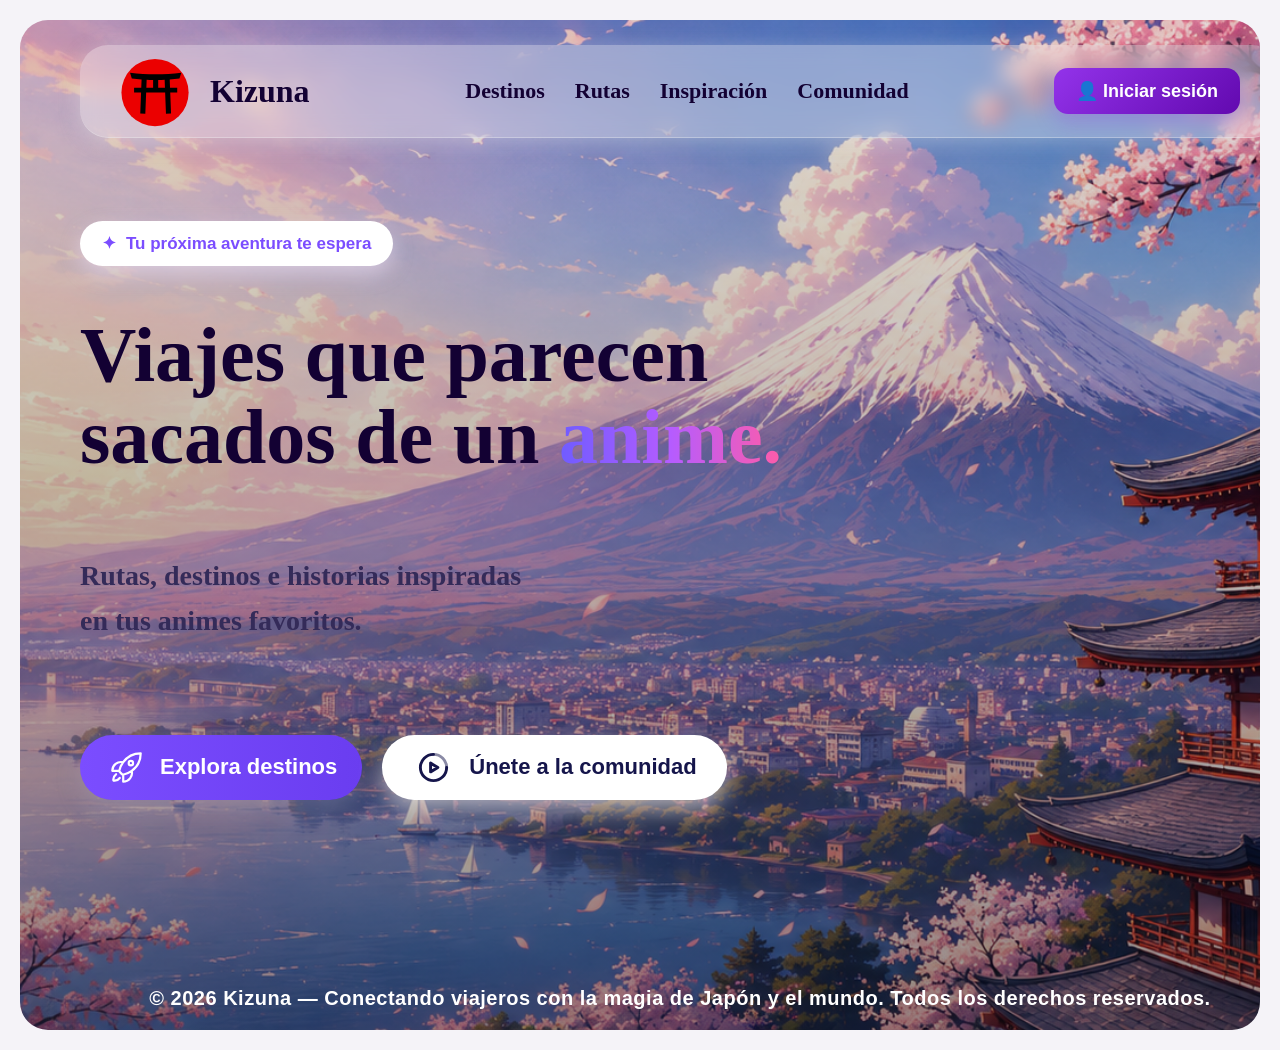
<file: index.html>
<!DOCTYPE html>
<html lang="es">
<head>
    <meta charset="UTF-8">
    <meta name="viewport" content="width=device-width, initial-scale=1.0">
    <title>Kizuna</title>
    <link rel="icon" href="favicon.png" type="image/x-icon">
    <link rel="stylesheet" href="styles.css">
</head>
<body>
 <div class="contenedor-padre">
  <section class="background-tokyo">
   
   <div class="hero-contenedor">
    <nav class="menu_pricipal">

   <div class="logo">
    <span class="logo-icon">
      <svg 
      height="80px" 
      width="80px" 
      version="1.1" 
      id="_x32_" 
      xmlns="http://www.w3.org/2000/svg" 
      xmlns:xlink="http://www.w3.org/1999/xlink" 
      viewBox="-100.64 -185.64 800.28 800.28" 
      xml:space="preserve" 
      fill="#000000" 
      transform="matrix(1, 0, 0, 1, 0, 0)rotate(0)" 
      stroke="#000000" stroke-width="0.00512">
      <g id="SVGRepo_bgCarrier" 
      stroke-width="0" 
      transform="translate(10.240000000000009,10.240000000000009), scale(0.96)">  
      <rect 
      x="-100.64" 
      y="-100.64" 
      width="700.28" 
      height="700.28" 
      rx="368.64" 
      fill="#eb0000" 
      strokewidth="0">
      </rect>
      </g><g 
      id="SVGRepo_tracerCarrier" 
      stroke-linecap="round" 
      stroke-linejoin="round" 
      stroke="#CCCCCC" 
      stroke-width="2.048">
      </g><g 
      id="SVGRepo_iconCarrier"> 
      <style type="text/css"> .st0{fill:#000000;} </style> 
      <g> 
      <path class="st0" d="M512,50.975c-84.815,13.448-170.396,16.908-256.008,16.908c-85.596,0-171.185-3.46-255.992-16.908 l17.42,57.317c32.545,4.632,65.18,8.312,97.88,11.047l-3.216,81.64H40.238v47.582h69.967l-8.296,210.462l50.788,2.002 l8.377-212.464h189.851l8.377,212.464l50.796-2.002l-8.304-210.462h69.968v-47.582h-71.848l-3.215-81.64 c32.7-2.735,65.351-6.414,97.889-11.047L512,50.975z M230.586,200.979h-67.615l3.078-78.156c21.49,1.148,43.022,1.864,64.538,2.181 V200.979z M281.414,200.979v-75.974c21.531-0.318,43.038-1.034,64.562-2.181l3.078,78.156H281.414z"></path> </g> </g></svg>
    
   </span>
    <h2>Kizuna</h2>
   </div>

   <ul class="nav-links">
    <li><a href="destinos.html">Destinos</a></li>
    <li><a href="rutas.html">Rutas</a></li>
    <li><a href="#">Inspiración</a></li>
    <li><a href="#">Comunidad</a></li>
   </ul>

   <button class="login-btn">
    <span>👤</span>
    Iniciar sesión
   </button>

    </nav>

    <button class="aventura-button">
    <span class="star_aventura-sparkle">✦</span>
    <span>Tu próxima aventura te espera</span>
    </button>

    <h1 class="titulo">
   Viajes que parecen <br>
   sacados de un <span>anime.</span>
    </h1>

    <div class="descrip_2">
    <p>Rutas, destinos e historias inspiradas<br>en tus animes favoritos.</p>
    </div>

    <div class="botones">
    <button class="explora-btn">
     <svg 
      xmlns="http://www.w3.org/2000/svg" 
      fill="none" 
      width= "43px" height= "35px"
      viewBox="0 0 24 24" 
      stroke-width="1.5" 
      stroke="currentColor" 
      class="size-6">
     <path 
      stroke-linecap="round" 
      stroke-linejoin="round" 
      d="M15.59 14.37a6 6 0 0 1-5.84 7.38v-4.8m5.84-2.58a14.98 14.98 0 0 0 6.16-12.12A14.98 14.98 0 0 0 9.631 8.41m5.96 5.96a14.926 14.926 0 0 1-5.841 2.58m-.119-8.54a6 6 0 0 0-7.381 5.84h4.8m2.581-5.84a14.927 14.927 0 0 0-2.58 5.84m2.699 2.7c-.103.021-.207.041-.311.06a15.09 15.09 0 0 1-2.448-2.448 14.9 14.9 0 0 1 .06-.312m-2.24 2.39a4.493 4.493 0 0 0-1.757 4.306 4.493 4.493 0 0 0 4.306-1.758M16.5 9a1.5 1.5 0 1 1-3 0 1.5 1.5 0 0 1 3 0Z" />
     </svg>
      Explora destinos
   </button>
   <button class="video-btn">
     <svg xmlns="http://www.w3.org/2000/svg" 
      width="43px" 
      height="35px" 
      viewBox="0 0 24 24" 
      fill="none" 
      stroke="currentColor" 
      stroke-width="2" 
      stroke-linecap="round" 
      stroke-linejoin="round" 
      class="icon icon-tabler icons-tabler-outline icon-tabler-brand-parsinta">
      <path stroke="none" d="M0 0h24v24H0z" fill="none" />
      <path d="M12 3a9 9 0 1 0 9 9" />
      <path d="M21 12a9 9 0 0 0 -9 -9" opacity=".5" />
      <path d="M10 9v6l5 -3l-5 -3" />
    </svg>
     Únete a la comunidad
   </button>
    </div>

   </div>
  <!-- Contenedor de pétalos -->
   <div class="sakura-container">
     <span class="petal"></span><span class="petal"></span><span class="petal"></span><span class="petal"></span><span class="petal"></span><span class="petal"></span>
     <span class="petal"></span><span class="petal"></span><span class="petal"></span><span class="petal"></span><span class="petal"></span><span class="petal"></span>
     <span class="petal"></span><span class="petal"></span><span class="petal"></span><span class="petal"></span><span class="petal"></span><span class="petal"></span>
     <span class="petal"></span><span class="petal"></span><span class="petal"></span><span class="petal"></span><span class="petal"></span><span class="petal"></span>
     <span class="petal"></span><span class="petal"></span><span class="petal"></span><span class="petal"></span><span class="petal"></span><span class="petal"></span>
     <span class="petal"></span><span class="petal"></span><span class="petal"></span><span class="petal"></span><span class="petal"></span><span class="petal"></span>
     <span class="petal"></span><span class="petal"></span><span class="petal"></span><span class="petal"></span><span class="petal"></span><span class="petal"></span>
     <span class="petal"></span><span class="petal"></span><span class="petal"></span><span class="petal"></span><span class="petal"></span><span class="petal"></span>
     <span class="petal"></span><span class="petal"></span><span class="petal"></span><span class="petal"></span><span class="petal"></span><span class="petal"></span>
     <span class="petal"></span><span class="petal"></span><span class="petal"></span><span class="petal"></span><span class="petal"></span><span class="petal"></span>
     <span class="petal"></span><span class="petal"></span><span class="petal"></span><span class="petal"></span><span class="petal"></span><span class="petal"></span>
     <span class="petal"></span><span class="petal"></span><span class="petal"></span><span class="petal"></span><span class="petal"></span><span class="petal"></span>
     <span class="petal"></span><span class="petal"></span><span class="petal"></span><span class="petal"></span><span class="petal"></span><span class="petal"></span>
     <span class="petal"></span><span class="petal"></span><span class="petal"></span><span class="petal"></span><span class="petal"></span><span class="petal"></span>
     <span class="petal"></span><span class="petal"></span><span class="petal"></span><span class="petal"></span><span class="petal"></span><span class="petal"></span>
    
    </div>
    <footer class="kizuna-footer">
  <div class="footer-contenido">
    <p>© 2026 Kizuna — Conectando viajeros con la magia de Japón y el mundo. Todos los derechos reservados.</p>
  </div>
</footer>
  </section>
 </div>
</body>
</html>
</file>
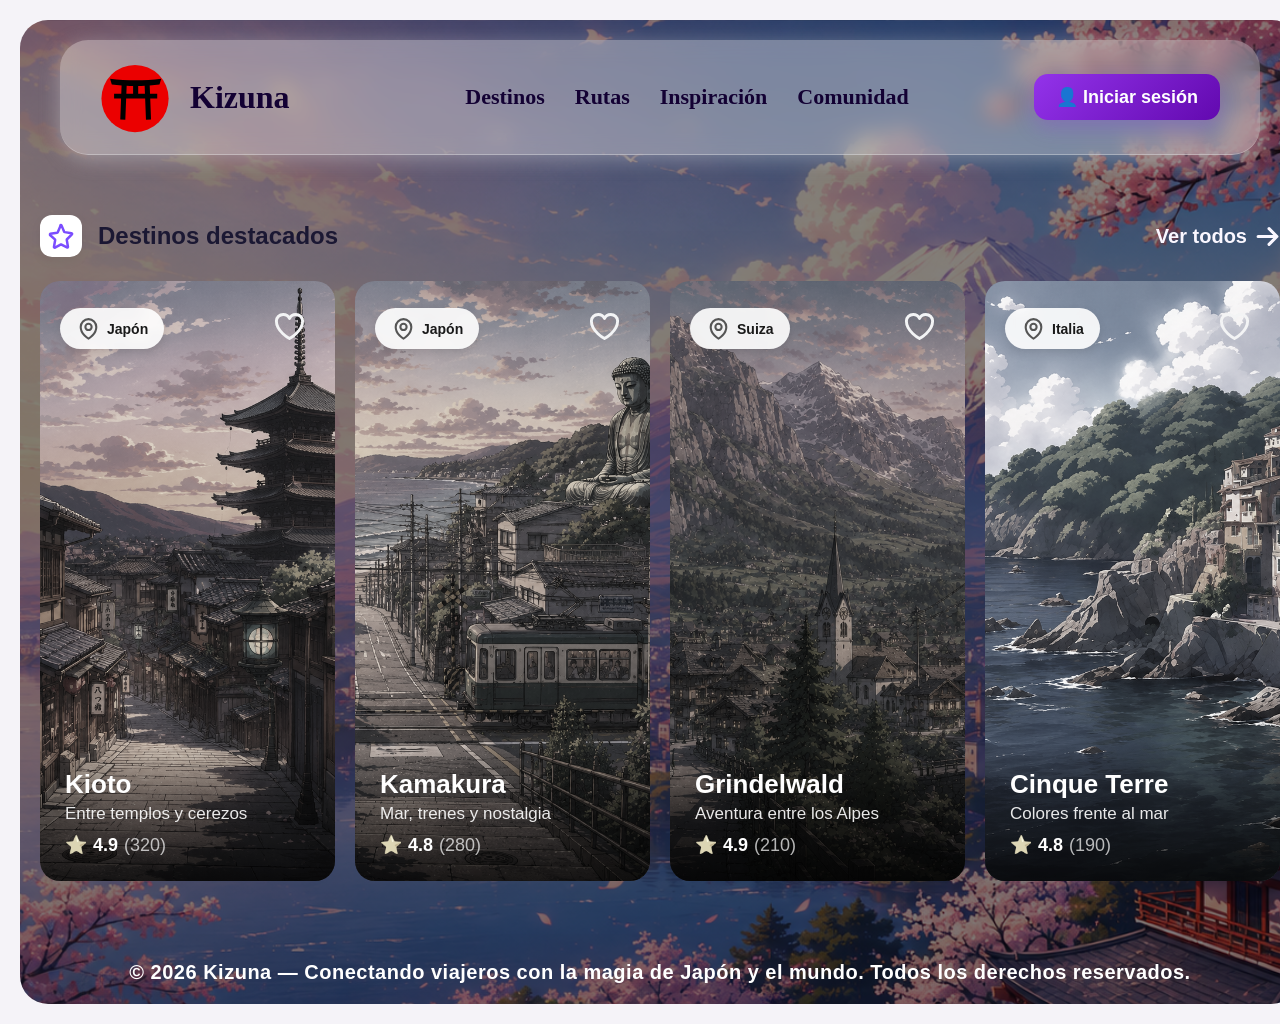
<file: destinos.html>
<!DOCTYPE html>
<html lang="es">
<head>
    <meta charset="UTF-8">
    <meta name="viewport" content="width=device-width, initial-scale=1.0">
    <title>Kizuna</title>
    <link rel="icon" href="favicon.png" type="image/x-icon">
    <link rel="stylesheet" href="styles_dest.css">
</head>
<body>
 <div class="contenedor-padre">
  <section class="background-tokyo">
   
   <div class="hero-contenedor">
    <nav class="menu_pricipal">

   <a href="index.html" class="logo">
    <span class="logo-icon">
      <svg 
      height="80px" 
      width="80px" 
      version="1.1" 
      id="_x32_" 
      xmlns="http://www.w3.org/2000/svg" 
      xmlns:xlink="http://www.w3.org/1999/xlink" 
      viewBox="-100.64 -185.64 800.28 800.28" 
      xml:space="preserve" 
      fill="#000000" 
      transform="matrix(1, 0, 0, 1, 0, 0)rotate(0)" 
      stroke="#000000" stroke-width="0.00512">
      <g id="SVGRepo_bgCarrier" 
      stroke-width="0" 
      transform="translate(10.240000000000009,10.240000000000009), scale(0.96)">  
      <rect 
      x="-100.64" 
      y="-100.64" 
      width="700.28" 
      height="700.28" 
      rx="368.64" 
      fill="#eb0000" 
      strokewidth="0">
      </rect>
      </g><g 
      id="SVGRepo_tracerCarrier" 
      stroke-linecap="round" 
      stroke-linejoin="round" 
      stroke="#CCCCCC" 
      stroke-width="2.048">
      </g><g 
      id="SVGRepo_iconCarrier"> 
      <style type="text/css"> .st0{fill:#000000;} </style> 
      <g> 
      <path class="st0" d="M512,50.975c-84.815,13.448-170.396,16.908-256.008,16.908c-85.596,0-171.185-3.46-255.992-16.908 l17.42,57.317c32.545,4.632,65.18,8.312,97.88,11.047l-3.216,81.64H40.238v47.582h69.967l-8.296,210.462l50.788,2.002 l8.377-212.464h189.851l8.377,212.464l50.796-2.002l-8.304-210.462h69.968v-47.582h-71.848l-3.215-81.64 c32.7-2.735,65.351-6.414,97.889-11.047L512,50.975z M230.586,200.979h-67.615l3.078-78.156c21.49,1.148,43.022,1.864,64.538,2.181 V200.979z M281.414,200.979v-75.974c21.531-0.318,43.038-1.034,64.562-2.181l3.078,78.156H281.414z"></path> </g> </g></svg>
    
   </span>
    <h2>Kizuna</h2>
  </a>

   <ul class="nav-links">
    <li><a href="destinos.html">Destinos</a></li>
    <li><a href="rutas.html">Rutas</a></li>
    <li><a href="#">Inspiración</a></li>
    <li><a href="#">Comunidad</a></li>
   </ul>

   <button class="login-btn">
    <span>👤</span>
    Iniciar sesión
   </button>
   </nav> <div class="seccion-encabezado">
      <div class="encabezado-titulo">
        <div class="burbuja-icono">
          <svg xmlns="http://www.w3.org/2000/svg" fill="none" viewBox="0 0 24 24" stroke-width="2" stroke="currentColor" class="star-icon-dest">
            <path stroke-linecap="round" stroke-linejoin="round" d="M11.48 3.499c.172-.41.742-.41.914 0l2.122 5.04c.083.197.26.33.473.365l5.432.812c.456.068.638.622.311.95l-3.922 3.93c-.154.155-.224.386-.185.603l.94 5.38c.08.457-.4.805-.806.591L12 18.722l-4.834 2.607c-.406.214-.886-.134-.806-.591l.94-5.38c.04-.217-.03-.448-.185-.603L3.194 11.2a.975.975 0 0 1 .311-.95l5.432-.813a.473.473 0 0 0 .473-.366l2.122-5.04Z" />
          </svg>
        </div>
        <h2>Destinos destacados</h2>
      </div>

      <a href="#" class="ver-todos-btn">
        Ver todos
        <svg xmlns="http://www.w3.org/2000/svg" fill="none" viewBox="0 0 24 24" stroke-width="3" stroke="currentColor" class="arrow-icon">
          <path stroke-linecap="round" stroke-linejoin="round" d="M13.5 4.5 21 12m0 0-7.5 7.5M21 12H3" />
        </svg>
      </a>
    </div>
    </div>

    <div class="gallery-dest">

     <div class="destin d1">
      <div class="destin-top">
    <div class="simbolo-pais">
      <svg xmlns="http://www.w3.org/2000/svg" fill="none" viewBox="0 0 24 24" stroke-width="2" stroke="currentColor" class="geo-icon">
        <path stroke-linecap="round" stroke-linejoin="round" d="M15 10.5a3 3 0 1 1-6 0 3 3 0 0 1 6 0Z" />
        <path stroke-linecap="round" stroke-linejoin="round" d="M19.5 10.5c0 7.142-7.5 11.25-7.5 11.25S4.5 17.642 4.5 10.5a7.5 7.5 0 1 1 15 0Z" />
      </svg>
      <span>Japón</span>
    </div>
    
    <div class="like-container">
  <input type="checkbox" id="like-1" class="like-checkbox">
  <label for="like-1" class="like-btn">
    <svg xmlns="http://w3.org" fill="none" viewBox="0 0 24 24" stroke-width="2" stroke="currentColor" class="heart-icon">
      <path stroke-linecap="round" stroke-linejoin="round" d="M21 8.25c0-2.485-2.099-4.5-4.688-4.5-1.935 0-3.597 1.126-4.312 2.733-.715-1.607-2.377-2.733-4.313-2.733C5.1 3.75 3 5.765 3 8.25c0 7.22 9 12 9 12s9-4.78 9-12Z" />
    </svg>
  </label>
</div>

  </div>
    <div class="destin-content">
      <h3 class="titulo-k">Kioto</h3>
      <p class="sub-k">Entre templos y cerezos</p>
      <div class="rating-k">
        <span class="star-k">⭐</span>
        <span class="score-k">4.9</span>
        <span class="votes-k">(320)</span>
      </div>
    </div>
    </div>

     <div class="destin d2">
       <div class="destin-top">
    <div class="simbolo-pais">
      <svg xmlns="http://www.w3.org/2000/svg" fill="none" viewBox="0 0 24 24" stroke-width="2" stroke="currentColor" class="geo-icon">
        <path stroke-linecap="round" stroke-linejoin="round" d="M15 10.5a3 3 0 1 1-6 0 3 3 0 0 1 6 0Z" />
        <path stroke-linecap="round" stroke-linejoin="round" d="M19.5 10.5c0 7.142-7.5 11.25-7.5 11.25S4.5 17.642 4.5 10.5a7.5 7.5 0 1 1 15 0Z" />
      </svg>
      <span>Japón</span>
    </div>
    
    <div class="like-container">
  <input type="checkbox" id="like-2" class="like-checkbox">
  <label for="like-2" class="like-btn">
    <svg xmlns="http://w3.org" fill="none" viewBox="0 0 24 24" stroke-width="2" stroke="currentColor" class="heart-icon">
      <path stroke-linecap="round" stroke-linejoin="round" d="M21 8.25c0-2.485-2.099-4.5-4.688-4.5-1.935 0-3.597 1.126-4.312 2.733-.715-1.607-2.377-2.733-4.313-2.733C5.1 3.75 3 5.765 3 8.25c0 7.22 9 12 9 12s9-4.78 9-12Z" />
    </svg>
  </label>
</div>

  </div>
      <div class="destin-content">
      <h3 class="titulo-k">Kamakura</h3>
      <p class="sub-k">Mar, trenes y nostalgia</p>
      <div class="rating-k">
        <span class="star-k">⭐</span>
        <span class="score-k">4.8</span>
        <span class="votes-k">(280)</span>
      </div>
    </div>
     </div>

     <div class="destin d3">
      <div class="destin-top">
    <div class="simbolo-pais">
      <svg xmlns="http://www.w3.org/2000/svg" fill="none" viewBox="0 0 24 24" stroke-width="2" stroke="currentColor" class="geo-icon">
        <path stroke-linecap="round" stroke-linejoin="round" d="M15 10.5a3 3 0 1 1-6 0 3 3 0 0 1 6 0Z" />
        <path stroke-linecap="round" stroke-linejoin="round" d="M19.5 10.5c0 7.142-7.5 11.25-7.5 11.25S4.5 17.642 4.5 10.5a7.5 7.5 0 1 1 15 0Z" />
      </svg>
      <span>Suiza</span>
    </div>
    
    <div class="like-container">
  <input type="checkbox" id="like-3" class="like-checkbox">
  <label for="like-3" class="like-btn">
    <svg xmlns="http://w3.org" fill="none" viewBox="0 0 24 24" stroke-width="2" stroke="currentColor" class="heart-icon">
      <path stroke-linecap="round" stroke-linejoin="round" d="M21 8.25c0-2.485-2.099-4.5-4.688-4.5-1.935 0-3.597 1.126-4.312 2.733-.715-1.607-2.377-2.733-4.313-2.733C5.1 3.75 3 5.765 3 8.25c0 7.22 9 12 9 12s9-4.78 9-12Z" />
    </svg>
  </label>
</div>

  </div>
      <div class="destin-content">
      <h3 class="titulo-k">Grindelwald</h3>
      <p class="sub-k">Aventura entre los Alpes</p>
      <div class="rating-k">
        <span class="star-k">⭐</span>
        <span class="score-k">4.9</span>
        <span class="votes-k">(210)</span>
      </div>
    </div>
     </div>

     <div class="destin d4">
      <div class="destin-top">
    <div class="simbolo-pais">
      <svg xmlns="http://www.w3.org/2000/svg" fill="none" viewBox="0 0 24 24" stroke-width="2" stroke="currentColor" class="geo-icon">
        <path stroke-linecap="round" stroke-linejoin="round" d="M15 10.5a3 3 0 1 1-6 0 3 3 0 0 1 6 0Z" />
        <path stroke-linecap="round" stroke-linejoin="round" d="M19.5 10.5c0 7.142-7.5 11.25-7.5 11.25S4.5 17.642 4.5 10.5a7.5 7.5 0 1 1 15 0Z" />
      </svg>
      <span>Italia</span>
    </div>
    
    <div class="like-container">
  <input type="checkbox" id="like-4" class="like-checkbox">
  <label for="like-4" class="like-btn">
    <svg xmlns="http://w3.org" fill="none" viewBox="0 0 24 24" stroke-width="2" stroke="currentColor" class="heart-icon">
      <path stroke-linecap="round" stroke-linejoin="round" d="M21 8.25c0-2.485-2.099-4.5-4.688-4.5-1.935 0-3.597 1.126-4.312 2.733-.715-1.607-2.377-2.733-4.313-2.733C5.1 3.75 3 5.765 3 8.25c0 7.22 9 12 9 12s9-4.78 9-12Z" />
    </svg>
  </label>
</div>

  </div>
      <div class="destin-content">
      <h3 class="titulo-k">Cinque Terre</h3>
      <p class="sub-k">Colores frente al mar</p>
      <div class="rating-k">
        <span class="star-k">⭐</span>
        <span class="score-k">4.8</span>
        <span class="votes-k">(190)</span>
      </div>
    </div>
     </div>

    </div>
    <footer class="kizuna-footer">
  <div class="footer-contenido">
    <p>© 2026 Kizuna — Conectando viajeros con la magia de Japón y el mundo. Todos los derechos reservados.</p>
  </div>
</footer>
  </section>
 </div>

</body>
</html>
</file>
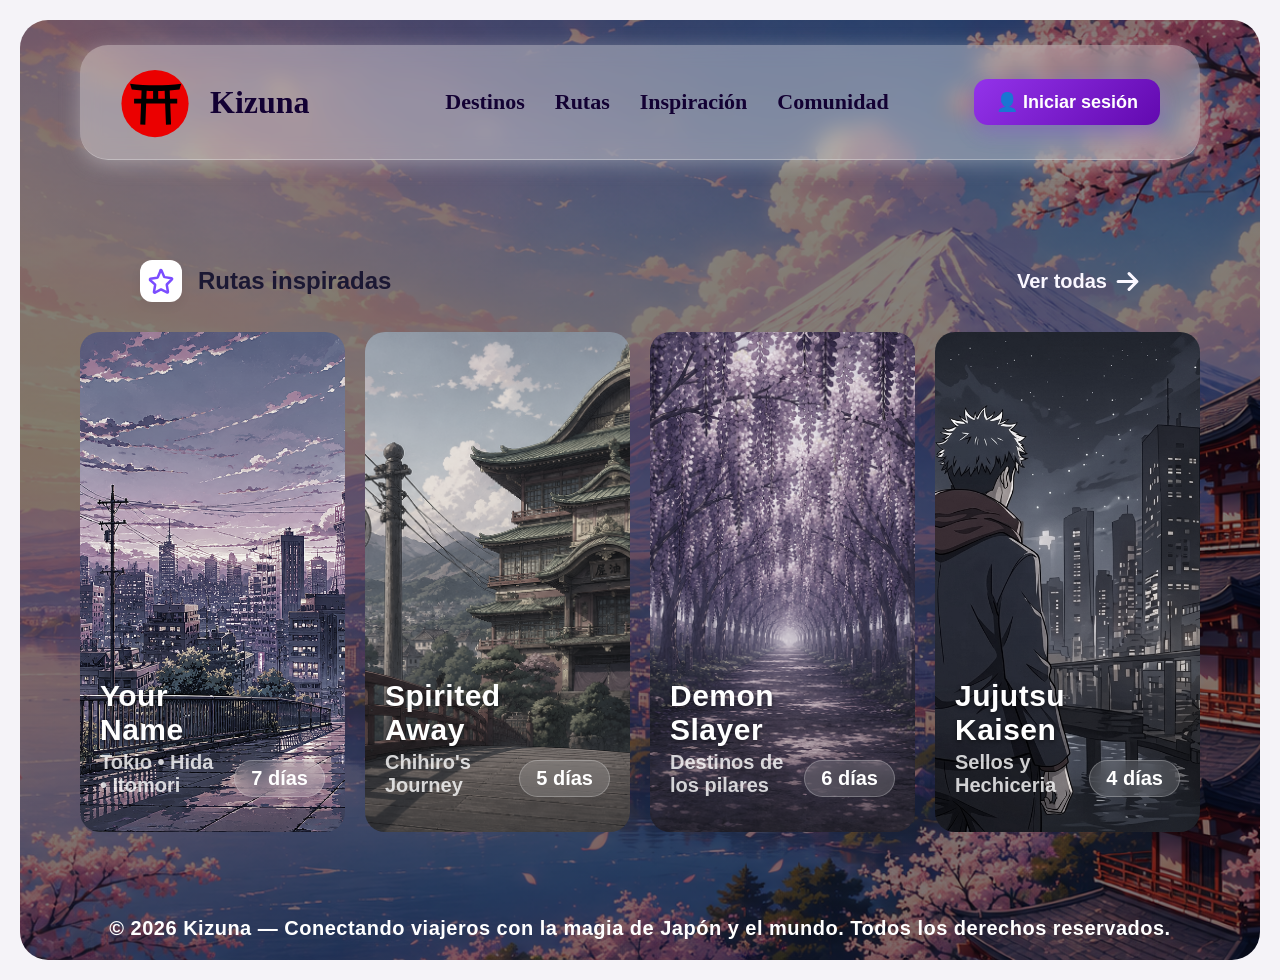
<file: rutas.html>
<!DOCTYPE html>
<html lang="es">
<head>
    <meta charset="UTF-8">
    <meta name="viewport" content="width=device-width, initial-scale=1.0">
    <title>Kizuna</title>
    <link rel="icon" href="favicon.png" type="image/x-icon">
    <link rel="stylesheet" href="styles_rut.css">
</head>
<body>
 <div class="contenedor-padre">
  <section class="background-tokyo">
   
   <div class="hero-contenedor">
    <nav class="menu_pricipal">

   <a href="index.html" class="logo">
    <span class="logo-icon">
      <svg 
      height="80px" 
      width="80px" 
      version="1.1" 
      id="_x32_" 
      xmlns="http://www.w3.org/2000/svg" 
      xmlns:xlink="http://www.w3.org/1999/xlink" 
      viewBox="-100.64 -185.64 800.28 800.28" 
      xml:space="preserve" 
      fill="#000000" 
      transform="matrix(1, 0, 0, 1, 0, 0)rotate(0)" 
      stroke="#000000" stroke-width="0.00512">
      <g id="SVGRepo_bgCarrier" 
      stroke-width="0" 
      transform="translate(10.240000000000009,10.240000000000009), scale(0.96)">  
      <rect 
      x="-100.64" 
      y="-100.64" 
      width="700.28" 
      height="700.28" 
      rx="368.64" 
      fill="#eb0000" 
      strokewidth="0">
      </rect>
      </g><g 
      id="SVGRepo_tracerCarrier" 
      stroke-linecap="round" 
      stroke-linejoin="round" 
      stroke="#CCCCCC" 
      stroke-width="2.048">
      </g><g 
      id="SVGRepo_iconCarrier"> 
      <style type="text/css"> .st0{fill:#000000;} </style> 
      <g> 
      <path class="st0" d="M512,50.975c-84.815,13.448-170.396,16.908-256.008,16.908c-85.596,0-171.185-3.46-255.992-16.908 l17.42,57.317c32.545,4.632,65.18,8.312,97.88,11.047l-3.216,81.64H40.238v47.582h69.967l-8.296,210.462l50.788,2.002 l8.377-212.464h189.851l8.377,212.464l50.796-2.002l-8.304-210.462h69.968v-47.582h-71.848l-3.215-81.64 c32.7-2.735,65.351-6.414,97.889-11.047L512,50.975z M230.586,200.979h-67.615l3.078-78.156c21.49,1.148,43.022,1.864,64.538,2.181 V200.979z M281.414,200.979v-75.974c21.531-0.318,43.038-1.034,64.562-2.181l3.078,78.156H281.414z"></path> </g> </g></svg>
    
   </span>
    <h2>Kizuna</h2>
  </a>

   <ul class="nav-links">
    <li><a href="destinos.html">Destinos</a></li>
    <li><a href="rutas.html">Rutas</a></li>
    <li><a href="#">Inspiración</a></li>
    <li><a href="#">Comunidad</a></li>
   </ul>

   <button class="login-btn">
    <span>👤</span>
    Iniciar sesión
   </button>
   </nav> <div class="seccion-encabezado">
      <div class="encabezado-titulo">
        <div class="burbuja-icono">
          <svg xmlns="http://www.w3.org/2000/svg" fill="none" viewBox="0 0 24 24" stroke-width="2" stroke="currentColor" class="star-icon-dest">
            <path stroke-linecap="round" stroke-linejoin="round" d="M11.48 3.499c.172-.41.742-.41.914 0l2.122 5.04c.083.197.26.33.473.365l5.432.812c.456.068.638.622.311.95l-3.922 3.93c-.154.155-.224.386-.185.603l.94 5.38c.08.457-.4.805-.806.591L12 18.722l-4.834 2.607c-.406.214-.886-.134-.806-.591l.94-5.38c.04-.217-.03-.448-.185-.603L3.194 11.2a.975.975 0 0 1 .311-.95l5.432-.813a.473.473 0 0 0 .473-.366l2.122-5.04Z" />
          </svg>
        </div>
        <h2>Rutas inspiradas</h2>
      </div>

      <a href="#" class="ver-todos-btn">
        Ver todas
        <svg xmlns="http://www.w3.org/2000/svg" fill="none" viewBox="0 0 24 24" stroke-width="3" stroke="currentColor" class="arrow-icon">
          <path stroke-linecap="round" stroke-linejoin="round" d="M13.5 4.5 21 12m0 0-7.5 7.5M21 12H3" />
        </svg>
      </a>
    </div>
    </div>

    <div class="gallery-dest">

     <div class="destin d1">
        <div class="destin-info-block">
    <div class="destin-textos">
      <h3 class="destin-titulo">Your Name</h3>
      <p class="destin-rutas">Tokio • Hida • Itomori</p>
    </div>
    <div class="destin-duracion">
      <span>7 días</span>
    </div>
    </div>
        </div>

     <div class="destin d2">
        <div class="destin-info-block">
    <div class="destin-textos">
      <h3 class="destin-titulo">Spirited Away</h3>
      <p class="destin-rutas">Chihiro's Journey</p>
    </div>
    <div class="destin-duracion">
      <span>5 días</span>
    </div>
    </div>
     </div>

     <div class="destin d3">
        <div class="destin-info-block">
    <div class="destin-textos">
      <h3 class="destin-titulo">Demon Slayer</h3>
      <p class="destin-rutas">Destinos de los pilares</p>
    </div>
    <div class="destin-duracion">
      <span>6 días</span>
    </div>
    </div>
     </div>

     <div class="destin d4">
        <div class="destin-info-block">
    <div class="destin-textos">
      <h3 class="destin-titulo">Jujutsu Kaisen</h3>
      <p class="destin-rutas">Sellos y Hechiceria</p>
    </div>
    <div class="destin-duracion">
      <span>4 días</span>
    </div>
    </div>
     </div>

    </div>
    <footer class="kizuna-footer">
  <div class="footer-contenido">
    <p>© 2026 Kizuna — Conectando viajeros con la magia de Japón y el mundo. Todos los derechos reservados.</p>
  </div>
</footer>
  </section>
 </div>

</body>
</html>
</file>
<file: styles.css>
body{
  margin: 20px;
  background: #f5f3f8;
  overflow-x: hidden;
}

.hero-contenedor{
  display: flex;
  justify-content: space-between;
  align-items: start;
  flex-direction: column;
  width: 100%;
  max-width: 1300px;
  min-height: 85vh;
  padding: 5px 60px;
  box-sizing: border-box;
  position: relative;
  z-index: 5;
}

/* Contenedor principal */
.background-tokyo {
  width: 100%;
  min-height: 100vh;
  position: relative;
  overflow: hidden;
  border-radius: 28px;
  padding: 20px 0 90px 0;
  background-image:
    linear-gradient(
      to bottom,
      rgba(0,0,0,0.1),
      rgba(0,0,0,0.4)
    ),url('Fondo_tokio.png');
  background-size: cover;
  background-position: center;
}

/* Estilo de los pétalos */
.petal {
  position: absolute;
  top: -10%;
  background-color: #ff7893;
  border-radius: 150% 0 150% 0;
  width: 15px;
  height: 20px;
  z-index: 2;
  animation: fall linear infinite;
}

/* Patrón cíclico */
.petal:nth-child(10n+1) {
  left: 5%;
  animation-duration: 5s;
  animation-delay: 0s;
}

.petal:nth-child(10n+2) {
  left: 15%;
  animation-duration: 8s;
  animation-delay: 1s;
  width: 10px;
}

.petal:nth-child(10n+3) {
  left: 25%;
  animation-duration: 6s;
  animation-delay: 2s;
}

.petal:nth-child(10n+4) {
  left: 35%;
  animation-duration: 10s;
  animation-delay: 0.5s;
  width: 12px;
}

.petal:nth-child(10n+5) {
  left: 45%;
  animation-duration: 7s;
  animation-delay: 3s;
}

.petal:nth-child(10n+6) {
  left: 55%;
  animation-duration: 9s;
  animation-delay: 1.5s;
  width: 18px;
}

.petal:nth-child(10n+7) {
  left: 65%;
  animation-duration: 4s;
  animation-delay: 4s;
}

.petal:nth-child(10n+8) {
  left: 75%;
  animation-duration: 12s;
  animation-delay: 2.5s;
  width: 14px;
}

.petal:nth-child(10n+9) {
  left: 85%;
  animation-duration: 4s;
  animation-delay: 1s;
}

.petal:nth-child(10n+10) {
  left: 95%;
  animation-duration: 11s;
  animation-delay: 3.5s;
  width: 16px;
}

/* Animación */
@keyframes fall {
  0% {
    transform: translateY(0) rotate(0deg) translateX(0);
    opacity: 1;
  }

  100% {
    transform: translateY(110vh) rotate(720deg) translateX(100px);
    opacity: 0;
  }
}

/* MENU */
.menu_pricipal {
  display: flex;
  width: 100%;
  max-width: 1200px;
  margin: 0 auto 60px auto;
  gap: 50px;
  border-radius: 28px;
  align-items: center;
  justify-content: space-between;
  padding: 1px 40px;
  background: rgba(255, 253, 253, 0.358);
  backdrop-filter: blur(10px);
  border-bottom: 1px solid rgba(241, 241, 241, 0.348);
  box-shadow:
    0 4px 20px rgba(241, 241, 241, 0.348);
}

.logo {
  display: flex;
  align-items: center;
  width: 200px;
  gap: 10px;
  color: #130133;
}

.logo h2 {
  font-size: 32px;
  font-weight: 700;
}

.logo-icon {
  width: auto;
  height: auto;
}

.nav-links {
  display: flex;
  gap: 30px;
  list-style: none;
  padding: 0;
}

.nav-links a {
  text-decoration: none;
  color: #130133;
  font-size: 22px;
  font-weight: 600;
  transition: 0.3s ease;
}

.nav-links a:hover {
  color: #8c00ff;
}

/* boton login */
.login-btn {
  display: flex;
  align-items: center;
  gap: 5px;
  border: none;
  padding: 12px 22px;
  border-radius: 14px;
  background: linear-gradient(135deg,
      #9333ea,
      #6209af);

  color: white;
  font-size: 18px;
  font-weight: 600;
  cursor: pointer;
  box-shadow:
    0 8px 20px rgba(147, 51, 234, 0.25);
  transition: 0.3s ease;
}

.login-btn:hover {
  transform: translateY(-2px);

  box-shadow:
    0 12px 24px rgba(64, 1, 123, 0.738);
}

/* TITULO */
.titulo{
  font-size: clamp(42px, 7vw, 78px);
  line-height: 1.05;
  font-weight: 800;
  color: #130133;
  margin: 25px 0;
  max-width: 900px;
}

.titulo span{
  background: linear-gradient(
    90deg,
    #6f5cff,
    #b55cff,
    #ff5ca8
  );
  -webkit-background-clip: text;
  -webkit-text-fill-color: transparent;
  background-clip: text;
  color: transparent;
}

.descrip_2{
  max-width: 520px;
  font-size: clamp(18px, 2.5vw, 28px);
  font-weight: 600;
  line-height: 1.6;
  color: #342b59;
  margin-bottom: 40px;
}

/* botones */
.aventura-button{
  display: inline-flex;
  align-items: center;
  gap: 10px;
  padding: 12px 22px;
  font-size: 17px;
  border: none;
  cursor: pointer;
  background: white;
  color: #7b4dff;
  border-radius: 50px;
  font-weight: 600;
  box-shadow:
    0 8px 20px rgba(225, 213, 236, 0.712);
  transition: 0.3s ease;
}

.aventura-button:hover {
  transform: translateY(-2px);

  box-shadow:
    0 12px 24px rgba(151, 85, 212, 0.836);
}

.botones{
  display: flex;
  gap: 20px;
  flex-wrap: wrap;
}

.explora-btn{
  display: flex;
  align-items: center;
  gap: 12px;
  background: linear-gradient(
    90deg,
    #7b4dff,
    #6a3df0
  );
  color: white;
  text-decoration: none;
  padding: 10px 25px;
  border: none;
  cursor: pointer;
  border-radius: 50px;
  font-size: clamp(16px, 2vw, 22px);
  font-weight: 600;
  box-shadow:
    0 10px 25px rgba(180, 174, 199, 0.25);
  transition: 0.3s ease;
}

.explora-btn:hover{
  transform: translateY(-3px);
  box-shadow:
    0 15px 30px rgba(123, 77, 255, 0.35);
}

.video-btn{
  display: flex;
  align-items: center;
  gap: 14px;
  background: white;
  color: #15154b;
  text-decoration: none;
  padding: 15px 30px;
  border: none;
  cursor: pointer;
  border-radius: 50px;
  font-size: clamp(16px, 2vw, 22px);
  font-weight: 600;
  box-shadow:
    0 10px 25px rgba(233, 226, 226, 0.678);
  transition: 0.3s ease;
}

.video-btn:hover{
  transform: translateY(-3px);

  box-shadow:
    0 10px 25px rgba(238, 247, 248, 0.897);
}

/* FOOTER */
.kizuna-footer {
  position: absolute;
  bottom: 20px;
  left: 50%;
  transform: translateX(-50%);
  width: 100%;
  max-width: 1200px;
  margin: 0 40px;
  box-sizing: border-box;
}

.footer-contenido p {
  color: white;
  font-family: sans-serif;
  font-size: clamp(14px, 2vw, 20px);
  font-weight: 600;
  letter-spacing: 0.5px;
  margin: 0;
  text-align: center;
}

/* ========================= */
/* RESPONSIVE */
/* ========================= */

@media (max-width: 1024px){

  .hero-contenedor{
    padding: 10px 35px;
  }

  .menu_pricipal{
    gap: 20px;
    padding: 15px 25px;
  }

  .nav-links{
    gap: 18px;
  }

  .nav-links a{
    font-size: 18px;
  }

  .logo h2{
    font-size: 26px;
  }

  .descrip_2{
    max-width: 700px;
  }
}

@media (max-width: 768px){

  body{
    margin: 10px;
  }

  .background-tokyo{
    border-radius: 20px;
  }

  .hero-contenedor{
    padding: 20px;
    min-height: auto;
  }

  .menu_pricipal{
    flex-direction: column;
    gap: 20px;
    padding: 20px;
  }

  .nav-links{
    flex-wrap: wrap;
    justify-content: center;
    gap: 15px;
  }

  .nav-links a{
    font-size: 17px;
  }

  .logo{
    width: auto;
    justify-content: center;
  }

  .titulo{
    text-align: center;
  }

  .descrip_2{
    text-align: center;
    max-width: 100%;
  }

  .botones{
    width: 100%;
    justify-content: center;
  }

  .kizuna-footer{
    position: relative;
    bottom: auto;
    left: auto;
    transform: none;
    margin-top: 60px;
    padding: 0 20px;
  }
}

@media (max-width: 480px){

  .hero-contenedor{
    padding: 15px;
  }

  .menu_pricipal{
    border-radius: 20px;
    padding: 15px;
  }

  .titulo{
    line-height: 1.15;
  }

  .descrip_2{
    line-height: 1.5;
  }

  .botones{
    flex-direction: column;
    align-items: stretch;
  }

  .explora-btn,
  .video-btn,
  .aventura-button,
  .login-btn{
    justify-content: center;
    width: 100%;
    box-sizing: border-box;
  }

  .nav-links{
    flex-direction: column;
    align-items: center;
  }

  .nav-links a{
    font-size: 16px;
  }

  .footer-contenido p{
    line-height: 1.5;
  }
}
</file>
<file: styles_dest.css>
body {
    margin: 20px;
    background: #f5f3f8;
    overflow-x: hidden;
}

.hero-contenedor {
    display: flex;
    align-items: center;
    flex-direction: column;
    width: 100%;
    max-width: 1500px;
    margin: 0 auto;
    padding: 0px;
    box-sizing: border-box;
    position: relative;
    z-index: 5;
}

/* Contenedor principal */
.background-tokyo {
    width: 100%;
    min-height: 100vh;
    position: relative;
    overflow: hidden;
    border-radius: 28px;
    padding: 20px;
    background-image:
        linear-gradient(to bottom,
            rgba(0, 0, 0, 0.479),
            rgba(0, 0, 0, 0.507)), url('Fondo_tokio.png');
    background-size: cover;
    background-position: center;
}

/* contenedor del menu */
.menu_pricipal {
    display: flex;
    width: 100%;
    max-width: 1200px;
    margin: 0 auto 60px auto;
    gap: 50px;
    border-radius: 28px;
    align-items: center;
    justify-content: space-between;
    padding: 12px 40px;
    background: rgba(255, 253, 253, 0.358);
    backdrop-filter: blur(10px);
    border-bottom: 1px solid rgba(241, 241, 241, 0.348);
    box-shadow:
        0 4px 20px rgba(241, 241, 241, 0.348);
    box-sizing: border-box;
}

/* logo del menu */

.logo {
    display: flex;
    align-items: center;
    width: 200px;
    gap: 10px;
    color: #130133;
    text-decoration: none;
}

.logo h2 {
    font-size: 32px;
    font-weight: 700;
}

.logo-icon {
    width: auto;
    height: auto;
}

/* palabras del menu */
.nav-links {
    display: flex;
    gap: 30px;
    list-style: none;
    flex-wrap: wrap;
}

.nav-links a {
    text-decoration: none;
    color: #130133;
    font-size: 22px;
    font-weight: 600;
    transition: 0.3s ease;
}

.nav-links a:hover {
    color: #8c00ff;
}

/* boton de iniciar sesion */
.login-btn {
    display: flex;
    align-items: center;
    gap: 5px;
    border: none;
    padding: 12px 22px;
    border-radius: 14px;
    background: linear-gradient(135deg,
            #9333ea,
            #6209af);

    color: white;
    font-size: 18px;
    font-weight: 600;
    cursor: pointer;
    box-shadow:
        0 8px 20px rgba(147, 51, 234, 0.25);
    transition: 0.3s ease;
}

.login-btn:hover {
    transform: translateY(-2px);

    box-shadow:
        0 12px 24px rgba(64, 1, 123, 0.738);
}

/* Contenedor principal del encabezado */
.seccion-encabezado {
    display: flex;
    justify-content: space-between;
    align-items: center;
    width: 100%;
    max-width: 1500px;
    margin: 0 auto 24px auto;
    padding: 0;
    box-sizing: border-box;
    font-family: sans-serif;
    gap: 20px;
}

/* Agrupa la estrella y el texto "Destinos destacados" */
.encabezado-titulo {
    display: flex;
    align-items: center;
    gap: 16px;
}

/* El cuadrado blanco redondeado de la estrella */
.burbuja-icono {
    background-color: white;
    width: 42px;
    height: 42px;
    border-radius: 12px;
    display: flex;
    align-items: center;
    justify-content: center;
    box-shadow: 0 4px 12px rgba(0, 0, 0, 0.05);
}

/* La estrella morada interna */
.star-icon-dest {
    width: 30px;
    height: 30px;
    color: #7b4dff;
    fill: transparent;
    transition: fill 0.2s ease;
}

.burbuja-icono:hover .star-icon-dest {
    transform: scale(1.1);
    fill: #7b4dff;
}

/* Texto del h2 */
.encabezado-titulo h2 {
    font-size: 24px;
    color: #1b1833;
    margin: 0;
    font-weight: 750;
}

/* Botón / Enlace "Ver todos" */
.ver-todos-btn {
    display: flex;
    align-items: center;
    gap: 8px;
    color: #faf7ff;
    text-decoration: none;
    font-size: 20px;
    font-weight: 600;
    transition: opacity 0.2s ease, transform 0.2s ease;
}

/* Icono de la flecha derecha */
.arrow-icon {
    width: 25px;
    height: 25px;
    transition: transform 0.2s ease;
}

.ver-todos-btn:hover {
    transform: scale(1.1);
}

.ver-todos-btn:hover .arrow-icon {
    transform: translateX(4px);
}

/*---------------------------destinos---------------------------*/
.gallery-dest {
    display: flex;
    width: 100%;
    max-width: 1500px;
    height: 600px;
    gap: 20px;
    margin: 0 auto;
}

.destin {
    flex: 1;
    background-size: cover;
    background-position: center;
    border-radius: 20px;
    cursor: pointer;
    filter: grayscale(80%);
    transition: flex 0.6s cubic-bezier(0.25, 1, 0.5, 1), filter 0.6s ease;
    position: relative;
    overflow: hidden;
    min-height: 250px;
}

.d1 {
    background-image: url('img_observ/kioto.png');
}

.d2 {
    background-image: url('img_observ/kamakura.png');
}

.d3 {
    background-image: url('img_observ/grindelwald.png');
}

.d4 {
    background-image: url('img_observ/cinque_terre.png');
}

.destin:hover {
    flex: 4;
    filter: grayscale(0%);
}

/* Contenedor superior alineado a los extremos */
.destin-top {
    position: absolute;
    top: 0;
    left: 0;
    width: 100%;
    padding: 20px;
    box-sizing: border-box;
    display: flex;
    justify-content: space-between;
    align-items: center;
    z-index: 3;
}

/* El óvalo blanco de "Japón" */
.simbolo-pais {
    background: rgba(255, 255, 255, 0.9);
    backdrop-filter: blur(4px);
    color: #1a1a1a;
    padding: 8px 16px;
    border-radius: 50px;
    display: flex;
    align-items: center;
    gap: 6px;
    font-family: sans-serif;
    font-size: 14px;
    font-weight: 600;
    box-shadow: 0 4px 10px rgba(0, 0, 0, 0.1);
}

.geo-icon {
    width: 25px;
    height: 25px;
    color: #555555;
}

.like-checkbox {
    display: none;
}

.like-btn {
    cursor: pointer;
    display: inline-block;
    padding: 8px;
}

.heart-icon {
    width: 35px;
    height: 35px;
    color: #f1f4f8;
    fill: transparent;
    transition: transform 0.2s ease, fill 0.2s ease, color 0.2s ease;
}

.like-btn:hover .heart-icon {
    transform: scale(1.1);
}

.like-checkbox:checked+.like-btn .heart-icon {
    color: white;
    fill: white;
    animation: latido 0.3s ease-in-out;
}

.like-btn:after .heart-icon {
    fill: white;
}

.destin-content {
    position: absolute;
    bottom: 0;
    left: 0;
    width: 100%;
    padding: 25px;
    box-sizing: border-box;
    color: white;
    font-family: sans-serif;
    background: linear-gradient(to top, rgba(0, 0, 0, 0.8) 0%, rgba(0, 0, 0, 0.4) 60%, rgba(0, 0, 0, 0) 100%);
    transition: opacity 0.4s ease;
}

.titulo-k {
    font-size: 26px;
    font-weight: 700;
    margin: 0 0 4px 0;
}

.sub-k {
    font-size: 17px;
    margin: 0 0 10px 0;
    opacity: 0.9;
}

/* Contenedor Flexbox de la Calificación */
.rating-k {
    display: flex;
    align-items: center;
    gap: 6px;
    font-size: 18px;
}

.score-k {
    font-weight: 600;
}

.votes-k {
    opacity: 0.7;
}

/*---------------------------FOOTER---------------------------*/
.kizuna-footer {
    width: 100%;
    max-width: 1500px;
    margin: 80px auto 0 auto;
    box-sizing: border-box;
    padding: 0 10px;
}

.footer-contenido p {
    color: white;
    font-family: sans-serif;
    font-size: 20px;
    font-weight: 600;
    letter-spacing: 0.5px;
    margin: 0;
    text-align: center;
}

/* ========================= */
/* RESPONSIVE TABLET */
/* ========================= */

@media (max-width: 1024px) {

    body {
        margin: 10px;
    }

    .menu_pricipal {
        gap: 20px;
        padding: 14px 20px;
    }

    .nav-links {
        gap: 18px;
    }

    .nav-links a {
        font-size: 18px;
    }

    .logo h2 {
        font-size: 26px;
    }

    .gallery-dest {
        height: 500px;
    }

    .titulo-k {
        font-size: 22px;
    }

    .sub-k {
        font-size: 15px;
    }
}

/* ========================= */
/* RESPONSIVE MOBILE */
/* ========================= */

@media (max-width: 768px) {

    .background-tokyo {
        border-radius: 20px;
        padding: 16px;
    }

    .menu_pricipal {
        flex-direction: column;
        justify-content: center;
        gap: 20px;
        padding: 20px;
        text-align: center;
    }

    .logo {
        justify-content: center;
        width: 100%;
    }

    .nav-links {
        justify-content: center;
        gap: 15px;
        padding: 0;
    }

    .nav-links a {
        font-size: 17px;
    }

    .login-btn {
        width: 100%;
        justify-content: center;
    }

    .seccion-encabezado {
        flex-direction: column;
        align-items: flex-start;
    }

    .encabezado-titulo h2 {
        font-size: 20px;
    }

    .ver-todos-btn {
        font-size: 17px;
    }

    .gallery-dest {
        flex-direction: column;
        height: auto;
    }

    .destin {
        width: 100%;
        min-height: 300px;
    }

    .destin:hover {
        flex: 1;
    }

    .titulo-k {
        font-size: 22px;
    }

    .sub-k {
        font-size: 15px;
    }

    .rating-k {
        font-size: 16px;
    }

    .footer-contenido p {
        font-size: 16px;
    }
}

/* ========================= */
/* SMALL MOBILE */
/* ========================= */

@media (max-width: 480px) {

    body {
        margin: 0;
    }

    .background-tokyo {
        border-radius: 0;
    }

    .logo h2 {
        font-size: 22px;
    }

    .nav-links {
        flex-direction: column;
        gap: 12px;
    }

    .nav-links a {
        font-size: 16px;
    }

    .encabezado-titulo {
        gap: 10px;
    }

    .burbuja-icono {
        width: 36px;
        height: 36px;
    }

    .star-icon-dest {
        width: 24px;
        height: 24px;
    }

    .titulo-k {
        font-size: 20px;
    }

    .sub-k {
        font-size: 14px;
    }

    .simbolo-pais {
        font-size: 12px;
        padding: 6px 12px;
    }

    .heart-icon {
        width: 28px;
        height: 28px;
    }
}
</file>
<file: styles_rut.css>
body {
    margin: 20px;
    background: #f5f3f8;
    overflow-x: hidden;
}

.hero-contenedor {
    display: flex;
    align-items: center;
    flex-direction: column;
    width: 100%;
    max-width: 1750px;
    padding: 5px 60px 0 60px;
    box-sizing: border-box;
    position: relative;
    z-index: 5;
}

/* Contenedor principal */
.background-tokyo {
    width: 100%;
    min-height: 100vh;
    position: relative;
    overflow: hidden;
    border-radius: 28px;
    padding: 20px 0;
    background-image:
        linear-gradient(to bottom,
            rgba(0, 0, 0, 0.479),
            rgba(0, 0, 0, 0.507)), url('Fondo_tokio.png');
    background-size: cover;
    background-position: center;
    display: flex;
    flex-direction: column;
    justify-content: space-between;
}

/* contenedor del menu */
.menu_pricipal {
    display: flex;
    width: 100%;
    max-width: 1200px;
    margin: 0 auto 60px auto;
    gap: 50px;
    border-radius: 28px;
    align-items: center;
    justify-content: space-between;
    padding: 12px 40px;
    background: rgba(255, 253, 253, 0.358);
    backdrop-filter: blur(10px);
    border-bottom: 1px solid rgba(241, 241, 241, 0.348);
    box-shadow:
        0 4px 20px rgba(241, 241, 241, 0.348);
    box-sizing: border-box;
}

/* logo del menu */

.logo {
    display: flex;
    align-items: center;
    width: 200px;
    gap: 10px;
    color: #130133;
    text-decoration: none;
}

.logo h2 {
    font-size: 32px;
    font-weight: 700;
}

.logo-icon {
    width: auto;
    height: auto;
}

/* palabras del menu */
.nav-links {
    display: flex;
    gap: 30px;
    list-style: none;
    flex-wrap: wrap;
}

.nav-links a {
    text-decoration: none;
    color: #130133;
    font-size: 22px;
    font-weight: 600;
    transition: 0.3s ease;
}

.nav-links a:hover {
    color: #8c00ff;
}

/* boton de iniciar sesion */
.login-btn {
    display: flex;
    align-items: center;
    gap: 5px;
    border: none;
    padding: 12px 22px;
    border-radius: 14px;
    background: linear-gradient(135deg,
            #9333ea,
            #6209af);

    color: white;
    font-size: 18px;
    font-weight: 600;
    cursor: pointer;
    box-shadow:
        0 8px 20px rgba(147, 51, 234, 0.25);
    transition: 0.3s ease;
}

.login-btn:hover {
    transform: translateY(-2px);

    box-shadow:
        0 12px 24px rgba(64, 1, 123, 0.738);
}

/* Contenedor principal del encabezado */
.seccion-encabezado {
    display: flex;
    justify-content: space-between;
    align-items: center;
    width: 100%;
    max-width: 1750px;
    margin: 40px auto 30px auto;
    padding: 0 60px;
    box-sizing: border-box;
    font-family: sans-serif;
    gap: 20px;
}

.encabezado-titulo {
    display: flex;
    align-items: center;
    gap: 16px;
}

/* El cuadrado blanco redondeado de la estrella */
.burbuja-icono {
    background-color: white;
    width: 42px;
    height: 42px;
    border-radius: 12px;
    display: flex;
    align-items: center;
    justify-content: center;
    box-shadow: 0 4px 12px rgba(0, 0, 0, 0.05);
}

/* La estrella morada interna */
.star-icon-dest {
    width: 30px;
    height: 30px;
    color: #7b4dff;
    fill: transparent;
    transition: fill 0.2s ease;
}

.burbuja-icono:hover .star-icon-dest {
    transform: scale(1.1);
    fill: #7b4dff;
}

/* Texto del h2 */
.encabezado-titulo h2 {
    font-size: 24px;
    color: #1b1833;
    margin: 0;
    font-weight: 750;
}

/* Botón / Enlace "Ver todos" */
.ver-todos-btn {
    display: flex;
    align-items: center;
    gap: 8px;
    color: #faf7ff;
    text-decoration: none;
    font-size: 20px;
    font-weight: 600;
    transition: opacity 0.2s ease, transform 0.2s ease;
    text-align: right;
}

/* Icono de la flecha derecha */
.arrow-icon {
    width: 25px;
    height: 25px;
    transition: transform 0.2s ease;
}

.ver-todos-btn:hover {
    transform: scale(1.1);
}

.ver-todos-btn:hover .arrow-icon {
    transform: translateX(4px);
}

/*---------------------------destinos---------------------------*/
.gallery-dest {
    display: flex;
    width: 100%;
    max-width: 1750px;
    height: 500px;
    gap: 20px;
    padding: 0 60px;
    box-sizing: border-box;
    margin: 0 auto;
}

.destin {
    flex: 1;
    background-size: cover;
    background-position: center;
    border-radius: 20px;
    cursor: pointer;
    filter: grayscale(80%);
    transition: flex 0.6s cubic-bezier(0.25, 1, 0.5, 1), filter 0.6s ease;
    position: relative;
    overflow: hidden;
    min-height: 260px;
}

.d1 {
    background-image: url('img_rutas/yourname.png');
}

.d2 {
    background-image: url('img_rutas/spirited.png');
}

.d3 {
    background-image: url('img_rutas/kimetsu.png');
}

.d4 {
    background-image: url('img_rutas/jujutsu.png');
}

.destin:hover {
    flex: 2;
    filter: grayscale(0%);
}

/* Bloque contenedor inferior (Textos + Duración) */
.destin-info-block {
    position: absolute;
    bottom: 0;
    left: 0;
    width: 100%;
    padding: 35px 20px;
    box-sizing: border-box;
    display: flex;
    justify-content: space-between;
    align-items: flex-end;
    gap: 15px;
}

/* Zona de textos */
.destin-textos {
    display: flex;
    flex-direction: column;
    gap: 4px;
}

.destin-titulo {
    color: #ffffff;
    font-family: sans-serif;
    font-size: 30px;
    font-weight: 700;
    margin: 0;
    letter-spacing: 0.5px;
    text-shadow: 0 2px 4px rgba(0, 0, 0, 0.5);
}

.destin-rutas {
    color: rgba(255, 255, 255, 0.8);
    font-family: sans-serif;
    font-size: 20px;
    font-weight: 600;
    margin: 0;
}

/* Píldora de duración ("# días") */
.destin-duracion {
    background: rgba(255, 255, 255, 0.15);
    backdrop-filter: blur(8px);
    -webkit-backdrop-filter: blur(8px);
    border: 1px solid rgba(255, 255, 255, 0.25);
    padding: 6px 16px;
    border-radius: 50px;
    flex-shrink: 0;
    white-space: nowrap;
    transition: transform 0.2s ease, background-color 0.2s ease;
}

.destin-duracion:hover {
    transform: scale(1.1);
    background: rgba(255, 255, 255, 0.418);
}

.destin-duracion span {
    color: #ffffff;
    font-family: sans-serif;
    font-size: 20px;
    font-weight: 600;
}

/*---------------------------FOOTER---------------------------*/
.kizuna-footer {
    width: 100%;
    max-width: 1750px;
    margin: auto auto 0 auto;
    box-sizing: border-box;
    padding: 0 10px;
}

.footer-contenido p {
    color: white;
    font-family: sans-serif;
    font-size: 20px;
    font-weight: 600;
    letter-spacing: 0.5px;
    margin: 0;
    text-align: center;
}

/* ========================= */
/* RESPONSIVE TABLET */
/* ========================= */

@media (max-width: 1024px) {

    body {
        margin: 10px;
    }

    .hero-contenedor {
        padding: 5px 30px 0 30px;
    }

    .menu_pricipal {
        gap: 20px;
        padding: 14px 20px;
    }

    .nav-links {
        gap: 18px;
    }

    .nav-links a {
        font-size: 18px;
    }

    .logo h2 {
        font-size: 26px;
    }

    .gallery-dest {
        height: 420px;
        padding: 0 30px;
    }

    .seccion-encabezado {
        padding: 0 30px;
    }

    .destin-titulo {
        font-size: 24px;
    }

    .destin-rutas {
        font-size: 17px;
    }

    .destin-duracion span {
        font-size: 17px;
    }
}

/* ========================= */
/* RESPONSIVE MOBILE */
/* ========================= */

@media (max-width: 768px) {

    .hero-contenedor {
        padding: 0;
    }

    .background-tokyo {
        border-radius: 20px;
        padding: 16px;
    }

    .menu_pricipal {
        flex-direction: column;
        justify-content: center;
        gap: 20px;
        padding: 20px;
        text-align: center;
    }

    .logo {
        justify-content: center;
        width: 100%;
    }

    .nav-links {
        justify-content: center;
        gap: 15px;
        padding: 0;
    }

    .nav-links a {
        font-size: 17px;
    }

    .login-btn {
        width: 100%;
        justify-content: center;
    }

    .seccion-encabezado {
        flex-direction: column;
        align-items: flex-start;
        padding: 0;
    }

    .encabezado-titulo h2 {
        font-size: 20px;
    }

    .ver-todos-btn {
        font-size: 17px;
    }

    .gallery-dest {
        flex-direction: column;
        height: auto;
        padding: 0;
    }

    .destin {
        width: 100%;
        min-height: 320px;
    }

    .destin:hover {
        flex: 1;
    }

    .destin-info-block {
        flex-direction: column;
        align-items: flex-start;
    }

    .destin-titulo {
        font-size: 22px;
    }

    .destin-rutas {
        font-size: 15px;
    }

    .destin-duracion span {
        font-size: 15px;
    }

    .footer-contenido p {
        font-size: 16px;
    }
}

/* ========================= */
/* SMALL MOBILE */
/* ========================= */

@media (max-width: 480px) {

    body {
        margin: 0;
    }

    .background-tokyo {
        border-radius: 0;
    }

    .logo h2 {
        font-size: 22px;
    }

    .nav-links {
        flex-direction: column;
        gap: 12px;
    }

    .nav-links a {
        font-size: 16px;
    }

    .encabezado-titulo {
        gap: 10px;
    }

    .burbuja-icono {
        width: 36px;
        height: 36px;
    }

    .star-icon-dest {
        width: 24px;
        height: 24px;
    }

    .destin-info-block {
        padding: 25px 16px;
    }

    .destin-titulo {
        font-size: 20px;
    }

    .destin-rutas {
        font-size: 14px;
    }

    .destin-duracion {
        padding: 5px 12px;
    }

    .destin-duracion span {
        font-size: 14px;
    }
}
</file>
